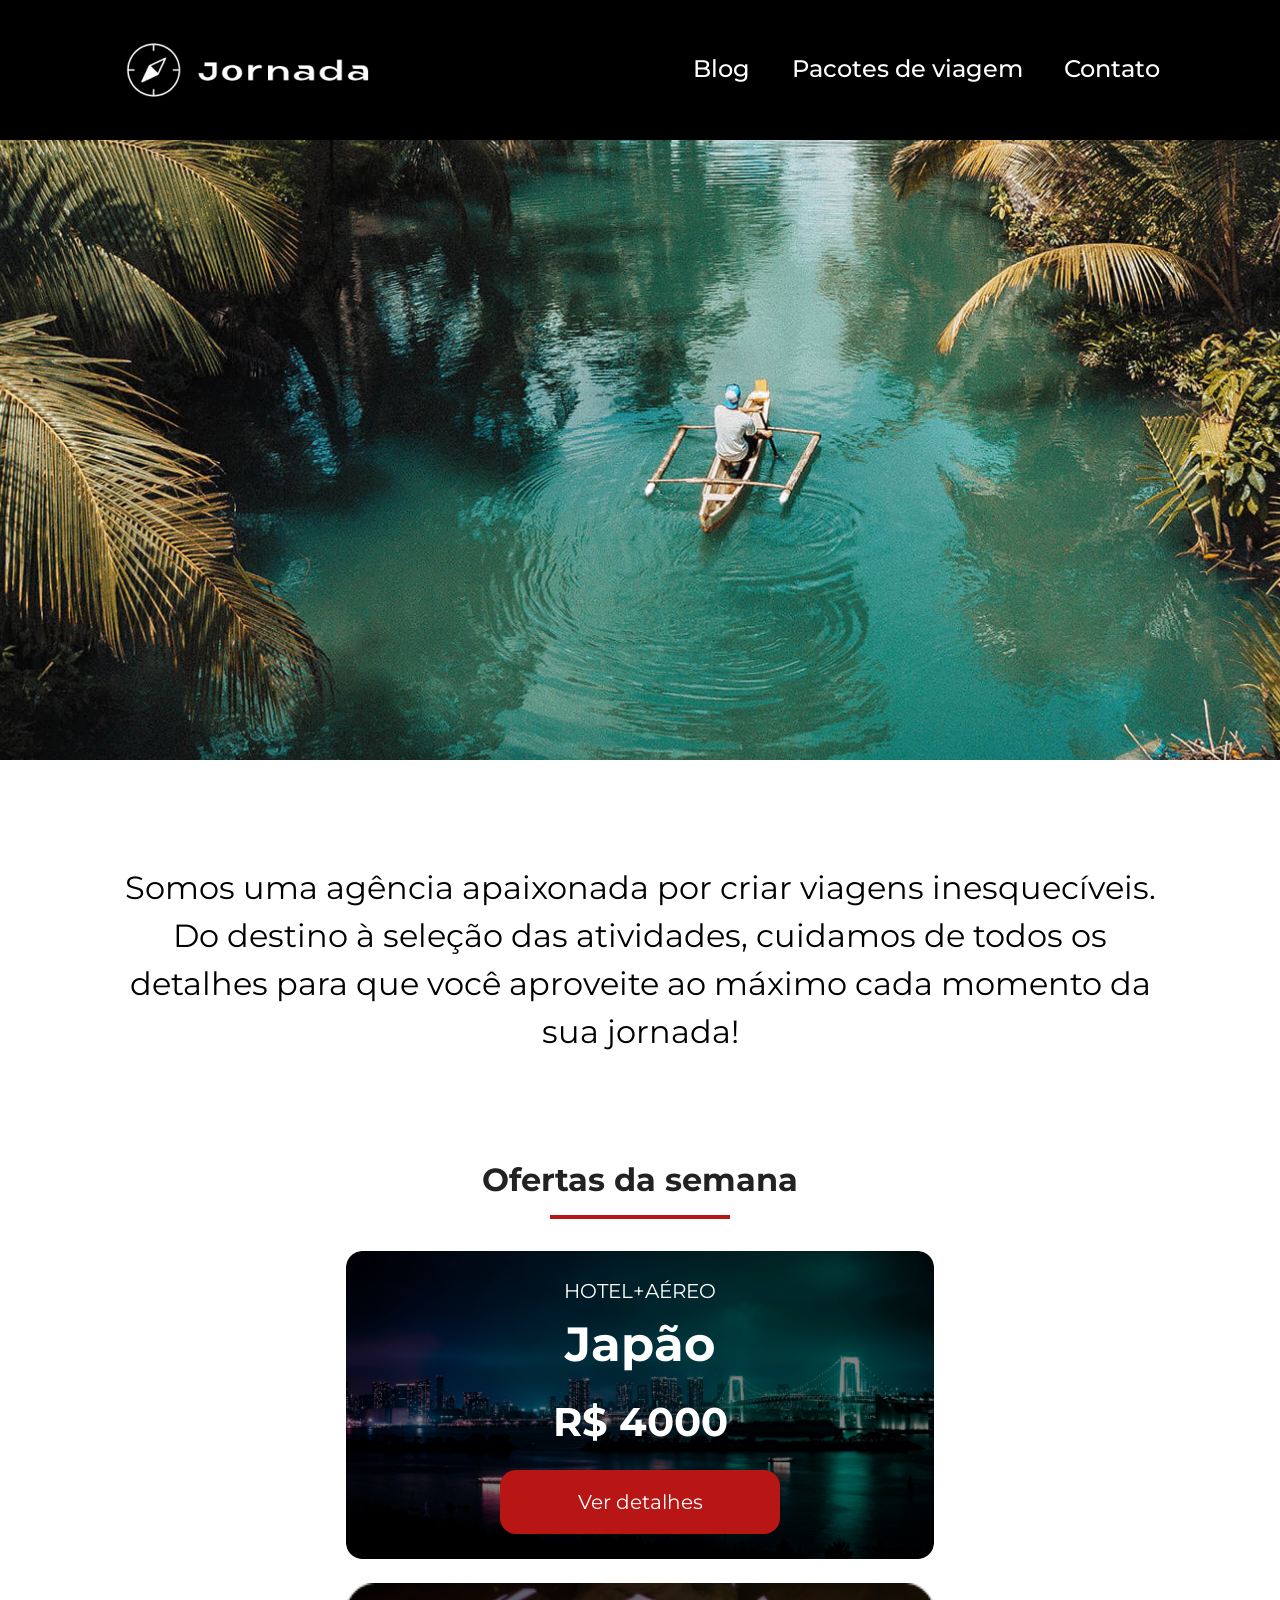
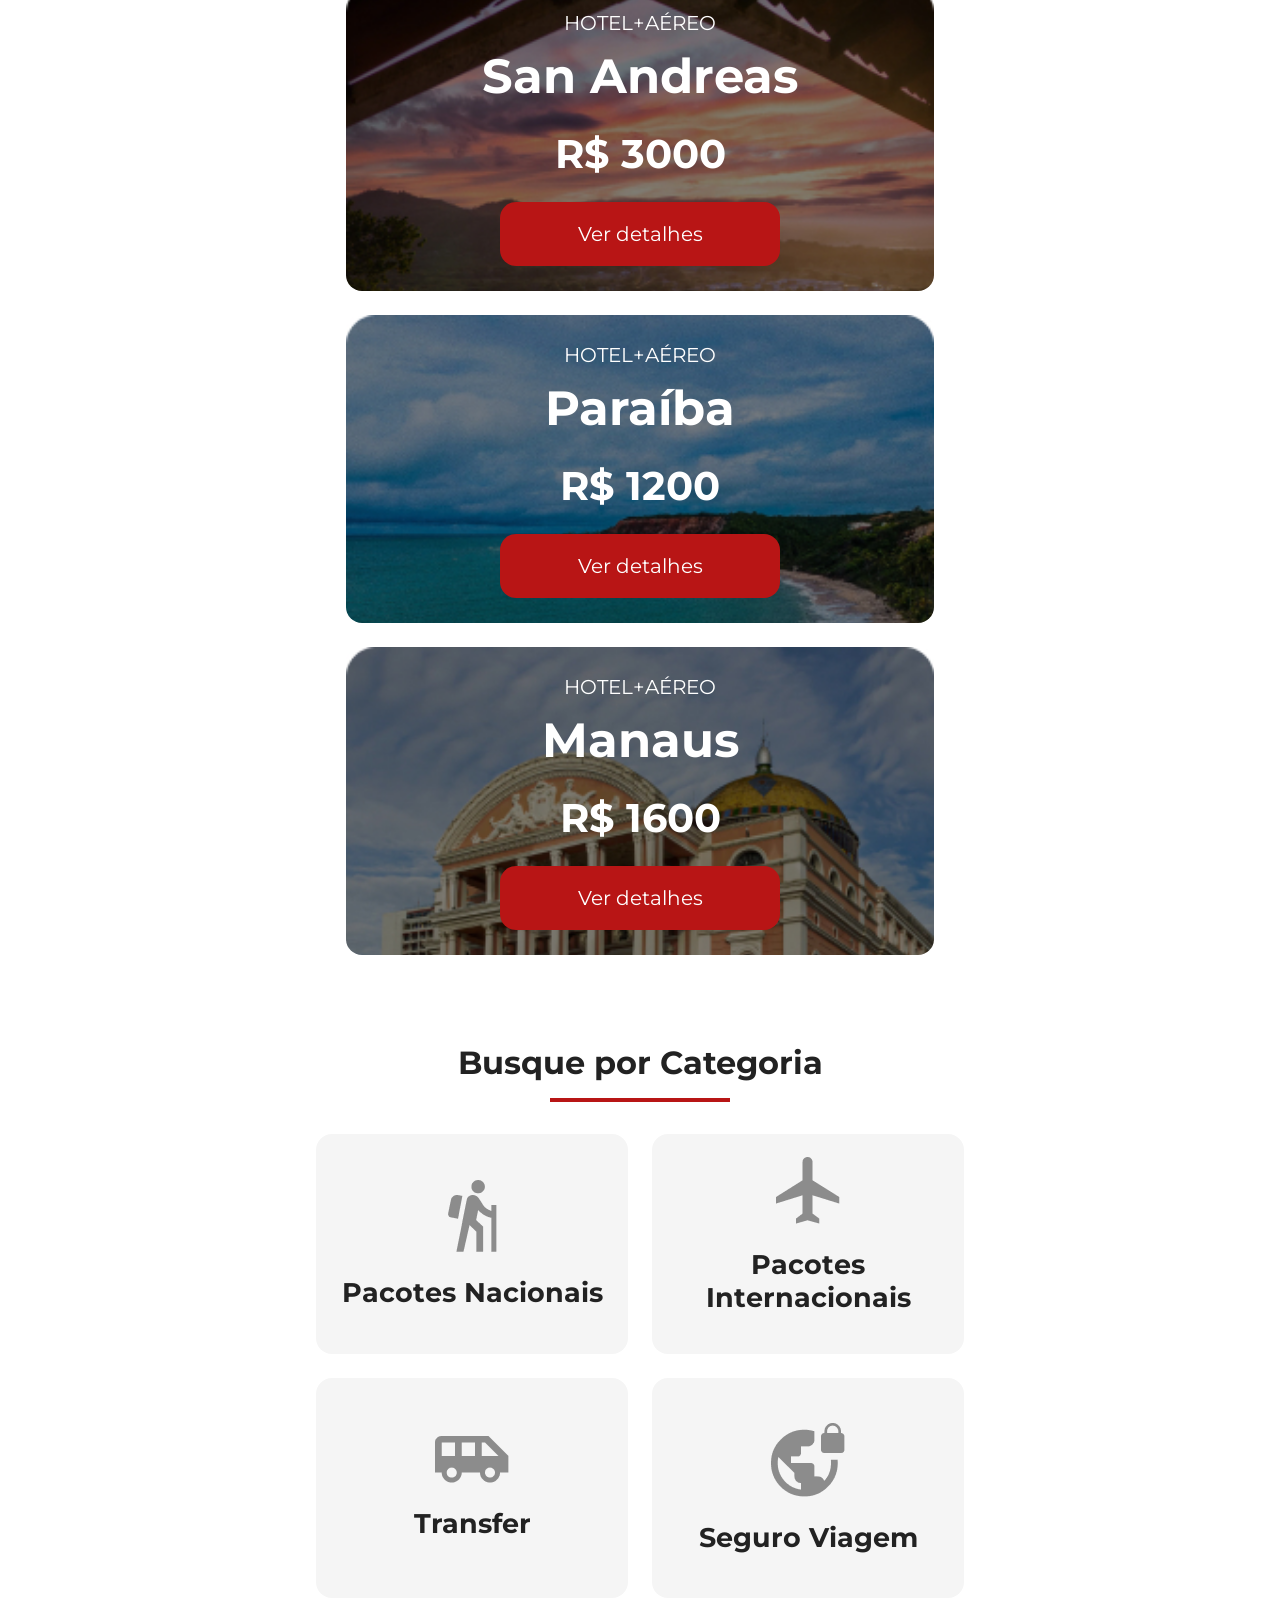
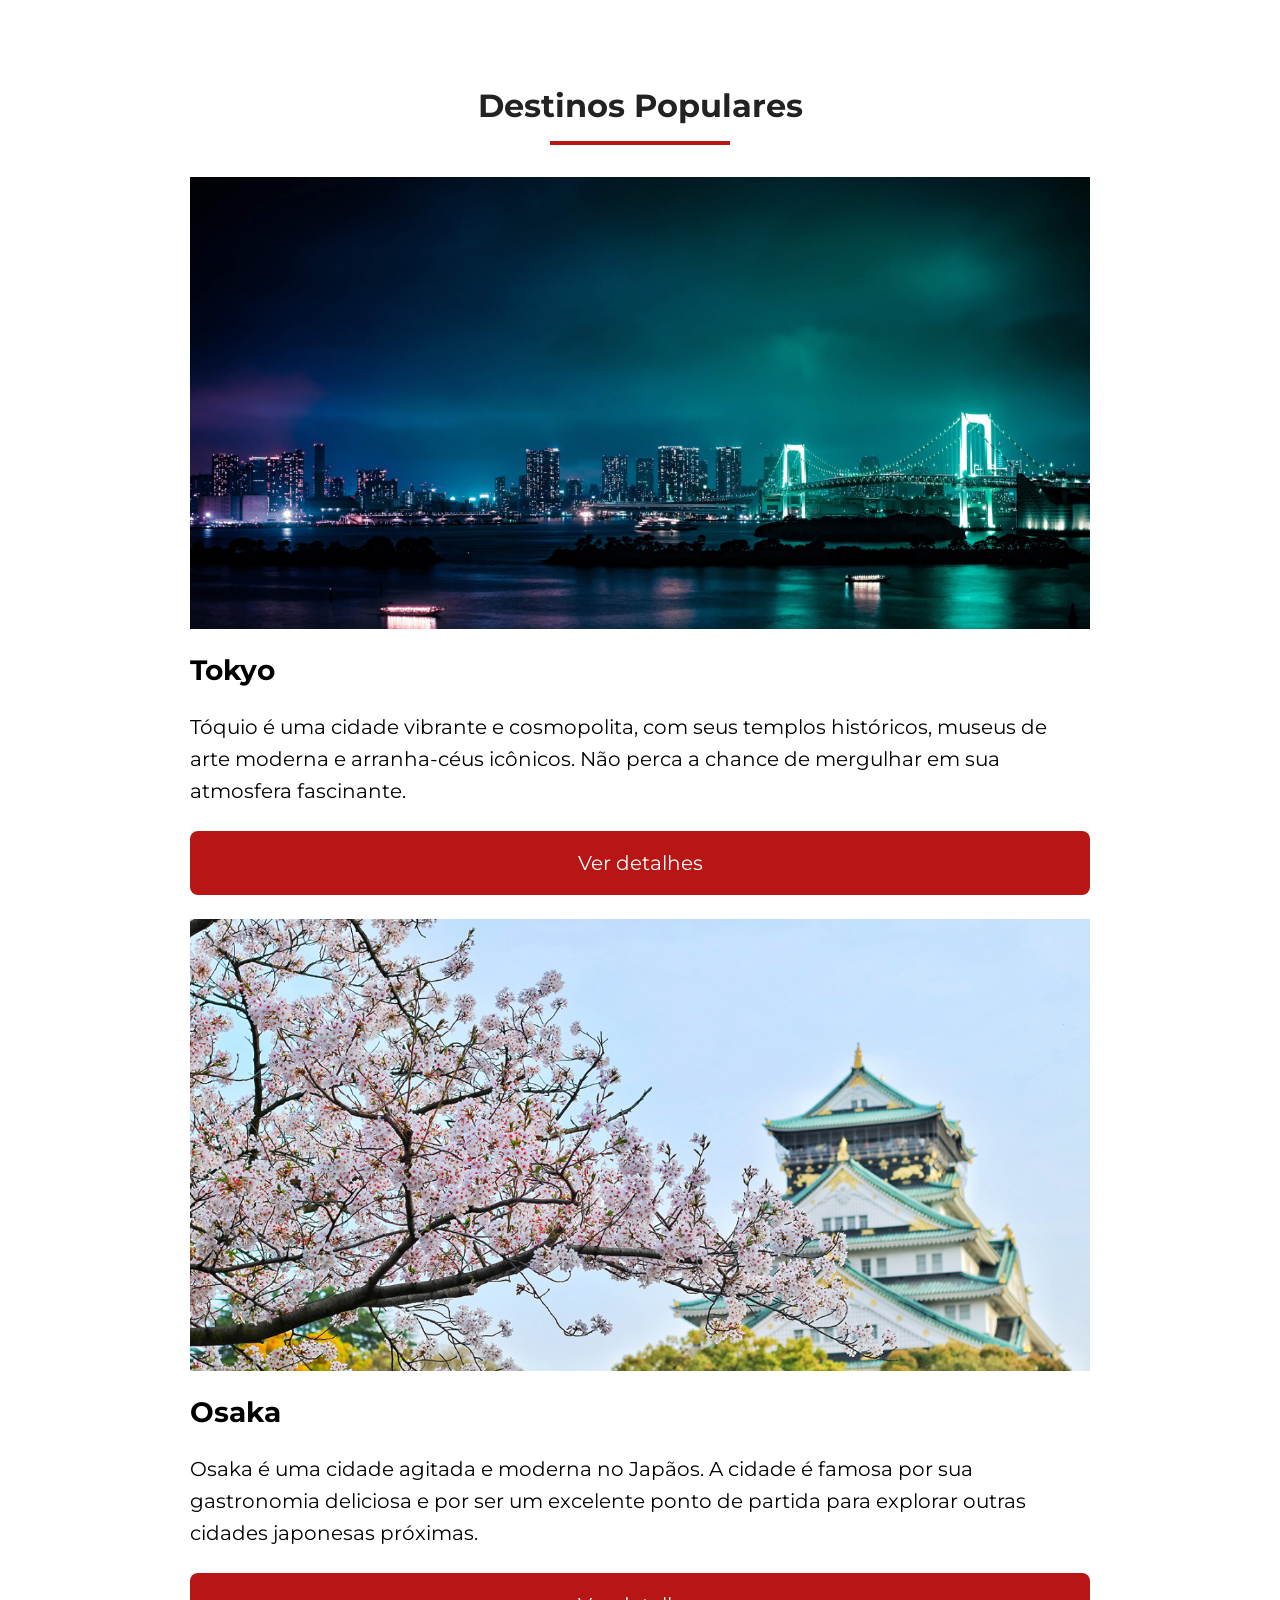
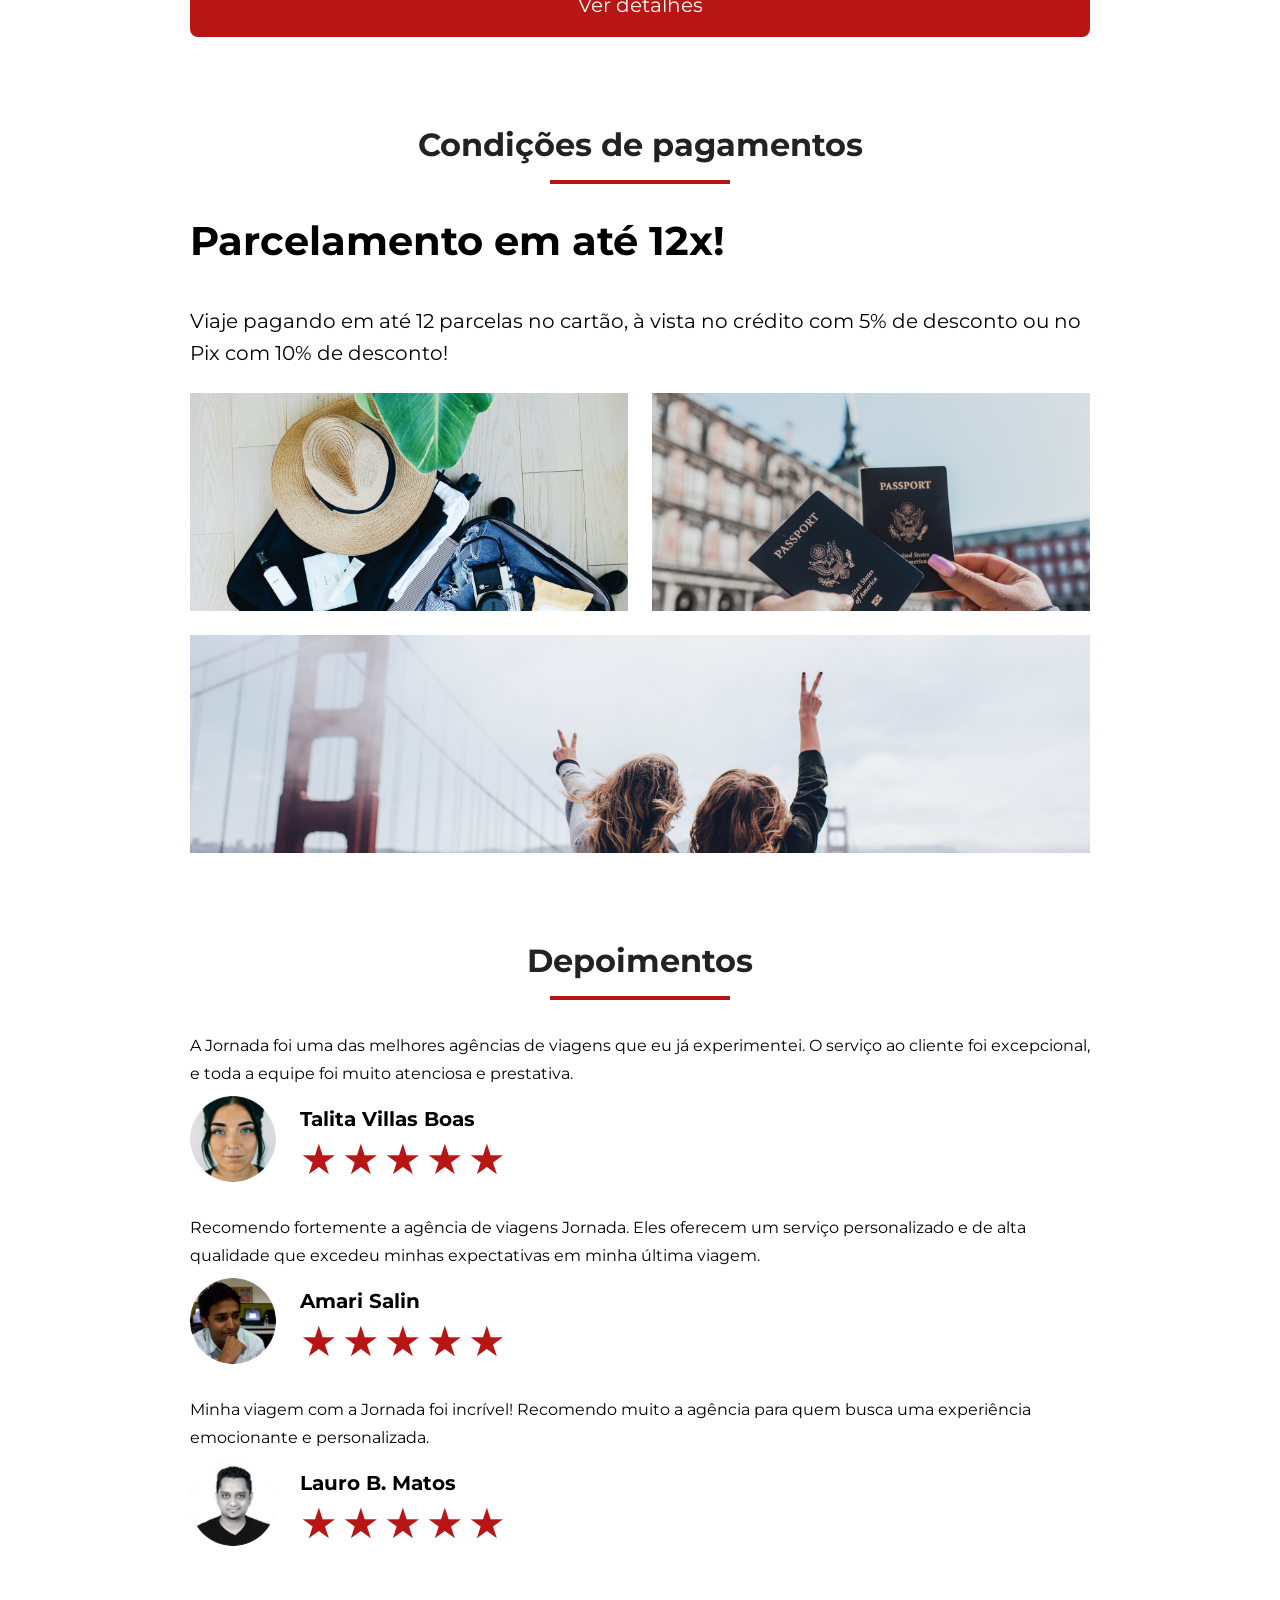
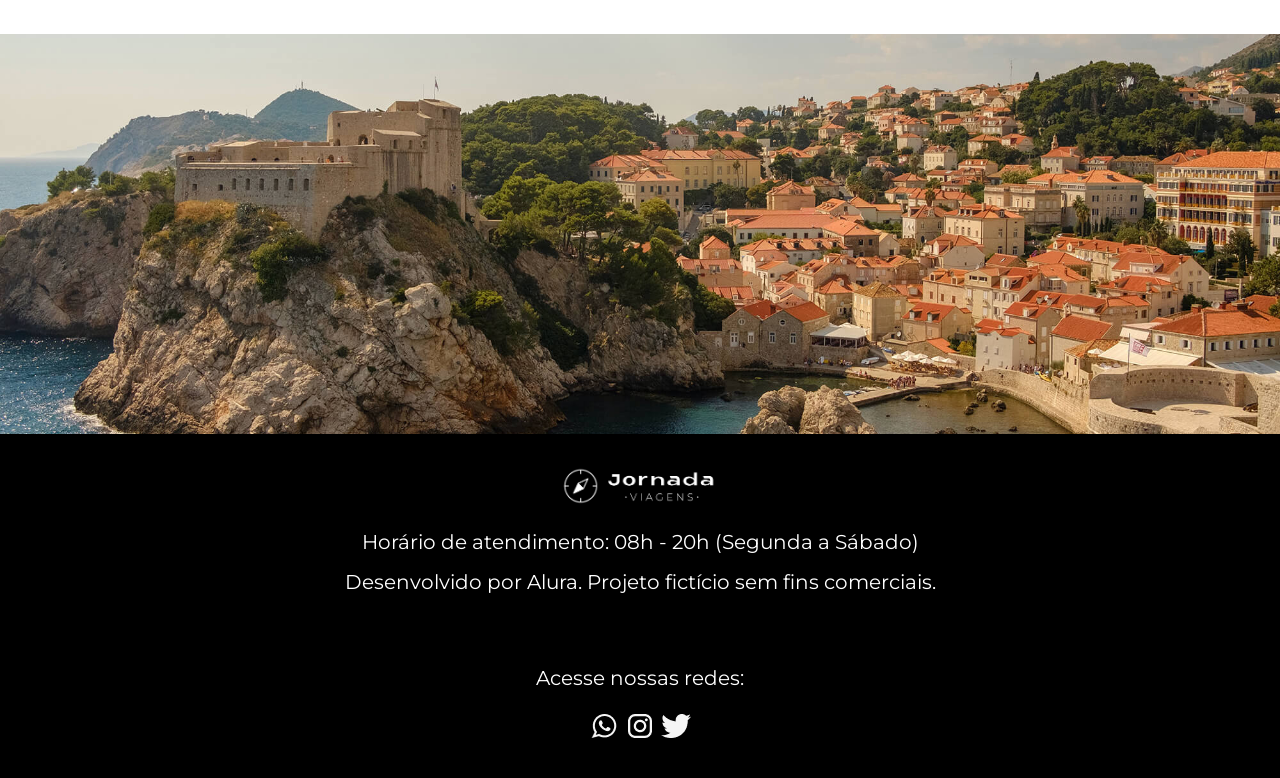
<file: index.html>
<!doctype html>
<html lang="pt-br">
  <head>
    <meta charset="UTF-8" />
    <meta name="viewport" content="width=device-width, initial-scale=1.0" />
    <meta
      name="description"
      content="Jornada viagens, uma agência apaixonada por criar viagens inesquecíveis"
    />

    <meta name="og:title" content="Jornada viagens" />
    <meta
      name="og:description"
      content="Jornada viagens, uma agência apaixonada por criar viagens inesquecíveis"
    />
    <meta
      name="og:image"
      content="https://doodpedro.github.io/jornada-viagens/img/Logo Footer.png"
    />
    <meta name="og:type" content="website" />
    <meta
      name="og:url"
      content="https://doodpedro.github.io/jornada-viagens/"
    />

    <link rel="icon" href="img/Favico.svg" type="xml/svg" />
    <link rel="stylesheet" href="css/style.css" />

    <title>Jornada viagens</title>
  </head>
  <body>
    <!-- LOGO -->
    <header class="main-header">
      <a class="logo" href="index.html"
        ><img
          class="img-mobile"
          src="img/Bússola-branca.png"
          alt="Bussola do logo Jornada Viagens na cor preta"
        />
        <img
          class="img-desktop"
          src="img/Bussola e titulo.png"
          alt="Logo jornada viagens branca"
        />
      </a>

      <!-- MENU HAMBURGUER -->
      <div class="navegation-menu">
        <label for="menu">
          <img src="img/menu hamburguer.png" alt="menu" />
        </label>
        <input type="checkbox" id="menu" hidden />
        <!-- LINKS -->
        <nav>
          <ul class="list-links">
            <li>
              <a href="blog.html" target="_blank" title="Acessar Blog">Blog</a>
            </li>
            <li>
              <a
                href="pacotes.html"
                target="_blank"
                title="Acessar Pacotes de viagem"
                >Pacotes de viagem</a
              >
            </li>
            <li>
              <a href="contato.html" target="_blank" title="Acessar Contato"
                >Contato</a
              >
            </li>
          </ul>
        </nav>
      </div>
    </header>

    <!-- SECTIONS -->
    <section class="hero">
      <div class="hero-img"></div>
      <h2>
        Somos uma agência apaixonada por criar viagens inesquecíveis. Do destino
        à seleção das atividades, cuidamos de todos os detalhes para que você
        aproveite ao máximo cada momento da sua jornada!
      </h2>
    </section>

    <!-- OFERTAS -->
    <section class="offers">
      <div class="section-title">
        <h2>Ofertas da semana</h2>
        <hr />
      </div>

      <!-- CARD 1 -->
      <div class="offers-cards">
        <article class="card japão">
          <header>
            <p>HOTEL+AÉREO</p>
            <h3>
              Japão <br />
              <span>R$ 4000</span>
            </h3>
          </header>
          <footer><a href="#" class="button">Ver detalhes</a></footer>
        </article>

        <!-- CARD 2 -->
        <article class="card San-andreas">
          <header>
            <p>HOTEL+AÉREO</p>
            <h3>
              San Andreas <br />
              <span>R$ 3000</span>
            </h3>
          </header>
          <footer><a href="#" class="button">Ver detalhes</a></footer>
        </article>

        <!-- CARD 3 -->
        <article class="card Paraíba">
          <header>
            <p>HOTEL+AÉREO</p>
            <h3>
              Paraíba <br />
              <span>R$ 1200</span>
            </h3>
          </header>
          <footer><a href="#" class="button">Ver detalhes</a></footer>
        </article>

        <!-- CARD 4 -->
        <article class="card Manaus">
          <header>
            <p>HOTEL+AÉREO</p>
            <h3>
              Manaus <br />
              <span>R$ 1600</span>
            </h3>
          </header>
          <footer><a href="#" class="button">Ver detalhes</a></footer>
        </article>
      </div>
    </section>

    <!-- CATEGORIAS -->
    <section class="categories">
      <div class="section-title">
        <h2>Busque por Categoria</h2>
        <hr />
      </div>

      <!-- CARD 1 -->
      <div class="categories-card">
        <a
          href="#"
          class="card"
          target="_blank"
          title="Busque pela categoria pacotes Nacionais"
        >
          <img
            src="img/categorias-1.png"
            alt="Ícone de pessoa fazendo trilha"
          />

          <h3>Pacotes Nacionais</h3>
        </a>

        <!-- CARD 2 -->
        <article class="categories-card two-line">
          <a
            href="#"
            class="card"
            target="_blank"
            title="Busque pela categoria pacotes Nacionais"
          >
            <img
              src="img/categorias-2.png"
              alt="Ícone de pessoa fazendo trilha"
            />

            <h3>Pacotes Internacionais</h3>
          </a>
        </article>

        <!-- CARD 3 -->
        <article class="categories-card">
          <a
            href="#"
            class="card"
            target="_blank"
            title="Busque pela categoria pacotes Nacionais"
          >
            <img
              src="img/categories-3.png"
              alt="Ícone de pessoa fazendo trilha"
            />

            <h3>Transfer</h3>
          </a>
        </article>

        <!-- CARD 4 -->
        <article class="categories-card">
          <a
            href="#"
            class="card"
            target="_blank"
            title="Busque pela categoria pacotes Nacionais"
          >
            <img
              src="img/categories-4.png"
              alt="Ícone de pessoa fazendo trilha"
            />

            <h3>Seguro Viagem</h3>
          </a>
        </article>
      </div>
    </section>

    <!-- DESTINATIONS -->
    <section class="destinations">
      <div class="section-title">
        <h2>Destinos Populares</h2>
        <hr />
      </div>

      <div class="destinations-items">
        <article class="item Tokyo">
          <header>
            <div class="img-item"></div>
            <h4>Tokyo</h4>
          </header>

          <p>
            Tóquio é uma cidade vibrante e cosmopolita, com seus templos
            históricos, museus de arte moderna e arranha-céus icônicos. Não
            perca a chance de mergulhar em sua atmosfera fascinante.
          </p>

          <footer>
            <a
              href="#"
              class="button"
              target="_blank"
              title="Veja mais detalhes de Tokyo"
              >Ver detalhes</a
            >
          </footer>
        </article>

        <article class="item Osaka">
          <header>
            <div class="img-item"></div>
            <h4>Osaka</h4>
          </header>

          <p>
            Osaka é uma cidade agitada e moderna no Japãos. A cidade é famosa
            por sua gastronomia deliciosa e por ser um excelente ponto de
            partida para explorar outras cidades japonesas próximas.
          </p>

          <footer>
            <a href="#" class="button">Ver detalhes</a>
          </footer>
        </article>
      </div>
    </section>

    <!-- PAYMENTS -->
    <section class="payments">
      <div class="section-title">
        <h2>Condições de pagamentos</h2>
        <hr />
      </div>

      <div class="content-container">
        <div class="text-content">
          <h3 class="content-title">Parcelamento em até 12x!</h3>
          <p class="content-text">
            Viaje pagando em até 12 parcelas no cartão, à vista no crédito com
            5% de desconto ou no Pix com 10% de desconto!
          </p>
        </div>

        <div class="img-gallery">
          <div class="image bag"></div>
          <div class="image passport"></div>
          <div class="image people colspan-2"></div>
        </div>
      </div>
    </section>

    <!-- TESTIMONIALS -->
    <section class="testimonials">
      <div class="section-title">
        <h2>Depoimentos</h2>
        <hr />
      </div>

      <div class="testimonials-container">
        <article>
          <header>
            <p>
              A Jornada foi uma das melhores agências de viagens que eu já
              experimentei. O serviço ao cliente foi excepcional, e toda a
              equipe foi muito atenciosa e prestativa.
            </p>
          </header>
          <footer>
            <img src="./img/perfil-1.png" alt="Imagem da cliente Talita" />
            <div class="profile-content">
              <h4>Talita Villas Boas</h4>
              <div class="rating">
                <span class="star">★</span>
                <span class="star">★</span>
                <span class="star">★</span>
                <span class="star">★</span>
                <span class="star">★</span>
              </div>
            </div>
          </footer>
        </article>

        <article>
          <header>
            <p>
              Recomendo fortemente a agência de viagens Jornada. Eles oferecem
              um serviço personalizado e de alta qualidade que excedeu minhas
              expectativas em minha última viagem.
            </p>
          </header>
          <footer>
            <img src="./img/perfil-2.png" alt="Imagem do cliente Amari Salin" />
            <div class="profile-content">
              <h4>Amari Salin</h4>
              <div class="rating">
                <span class="star">★</span>
                <span class="star">★</span>
                <span class="star">★</span>
                <span class="star">★</span>
                <span class="star">★</span>
              </div>
            </div>
          </footer>
        </article>

        <article>
          <header>
            <p>
              Minha viagem com a Jornada foi incrível! Recomendo muito a agência
              para quem busca uma experiência emocionante e personalizada.
            </p>
          </header>
          <footer>
            <img
              src="./img/perfil-3.png"
              alt="Imagem do cliente Lauro B. Matos"
            />
            <div class="profile-content">
              <h4>Lauro B. Matos</h4>
              <div class="rating">
                <span class="star">★</span>
                <span class="star">★</span>
                <span class="star">★</span>
                <span class="star">★</span>
                <span class="star">★</span>
              </div>
            </div>
          </footer>
        </article>
      </div>
    </section>

    <!-- FOOTER -->
    <section class="bottom-hero">
      <div class="img-hero"></div>
    </section>

    <footer class="main-footer">
      <div class="footer-content">
        <img
          src="img/Logo Footer.png"
          alt="Imagem da logo do Jornada Viagens"
        />
        <p>Horário de atendimento: 08h - 20h (Segunda a Sábado)</p>
        <p>Desenvolvido por Alura. Projeto fictício sem fins comerciais.</p>
      </div>

      <div class="footer-social">
        <p>Acesse nossas redes:</p>
        <a
          href="#"
          target="_blank"
          title="Acesse o Whatsapp do Jornada Viagens"
        >
          <img src="img/Whatsapp 1.png" alt="Icone do Whatsapp" />
        </a>

        <a
          href="#"
          target="_blank"
          title="Acesse o Instagram do Jornada Viagens"
        >
          <img src="img/Instragam 1.png" alt="Icone do Instagram" />
        </a>

        <a href="#" target="_blank" title="Acesse o Twitter do Jornada Viagens">
          <img src="img/Twiter 1.png" alt="Icone do Twitter" />
        </a>
      </div>
    </footer>
  </body>
</html>
</file>
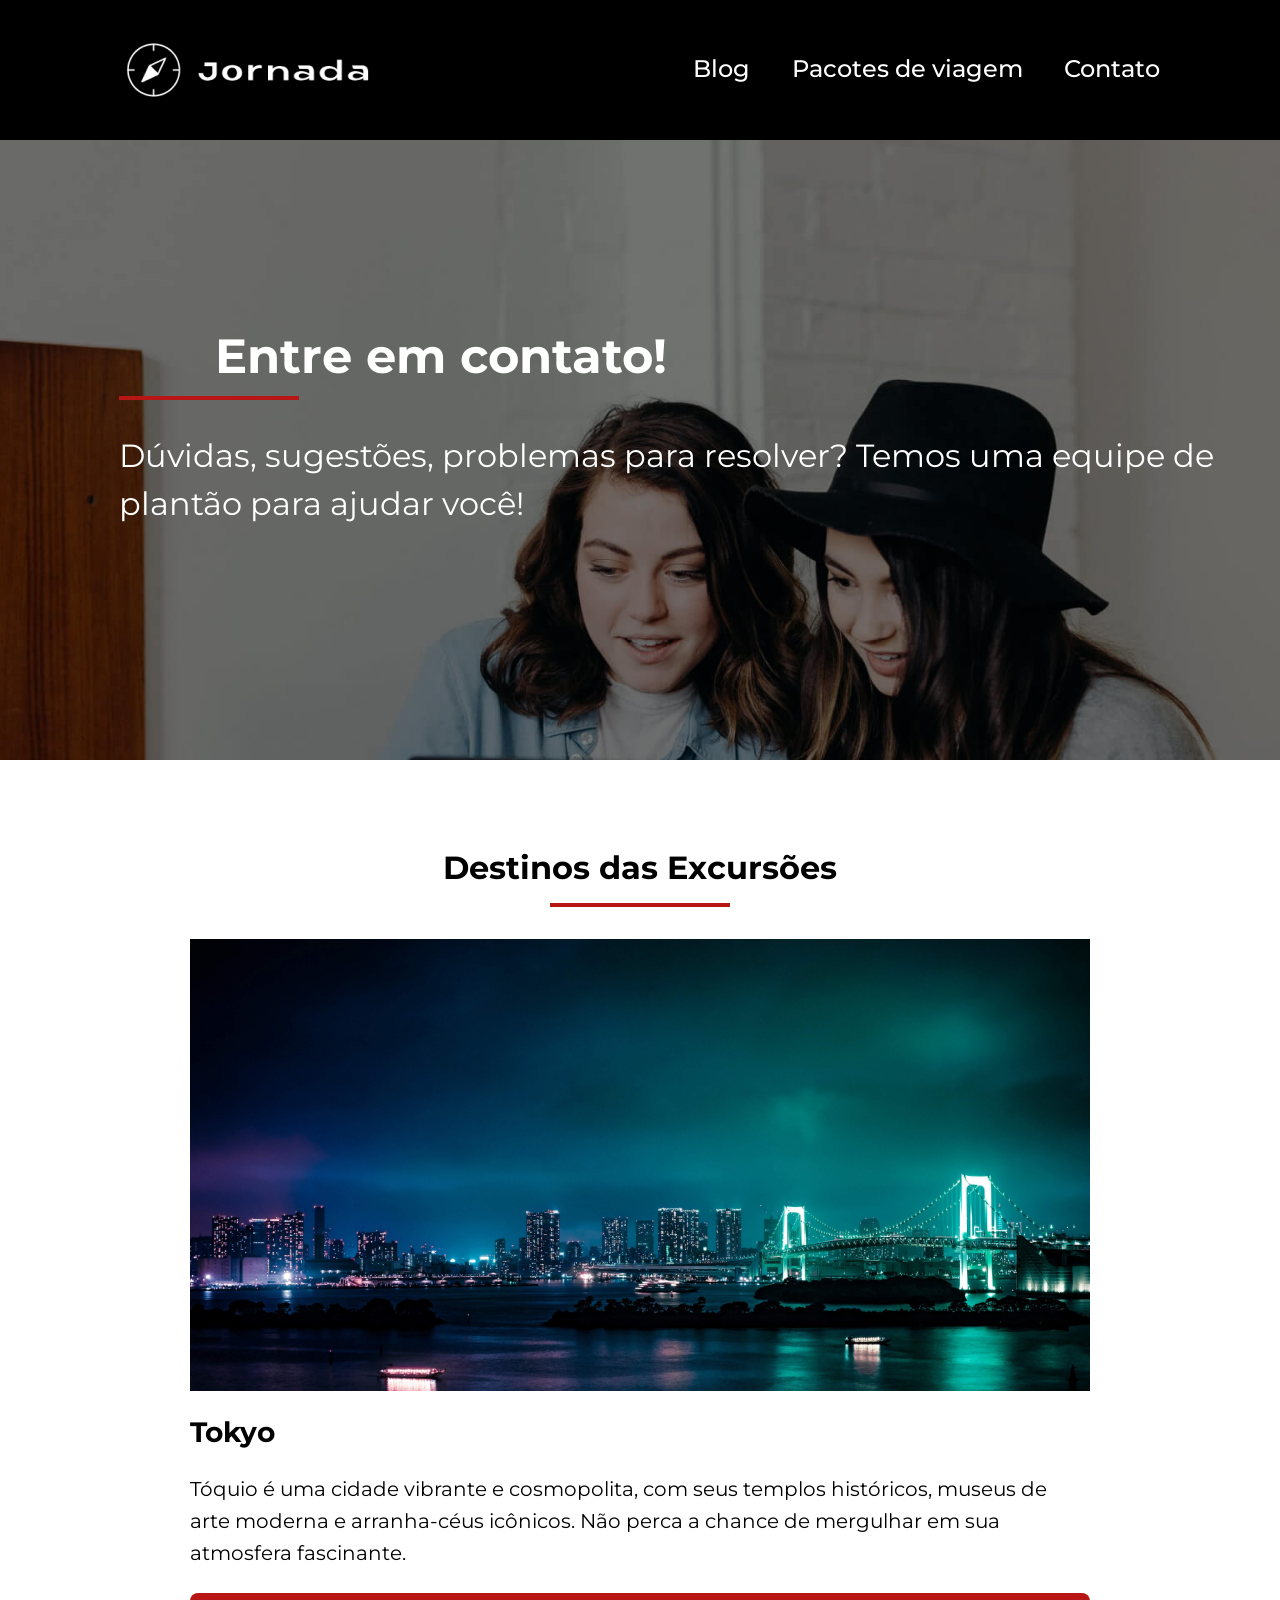
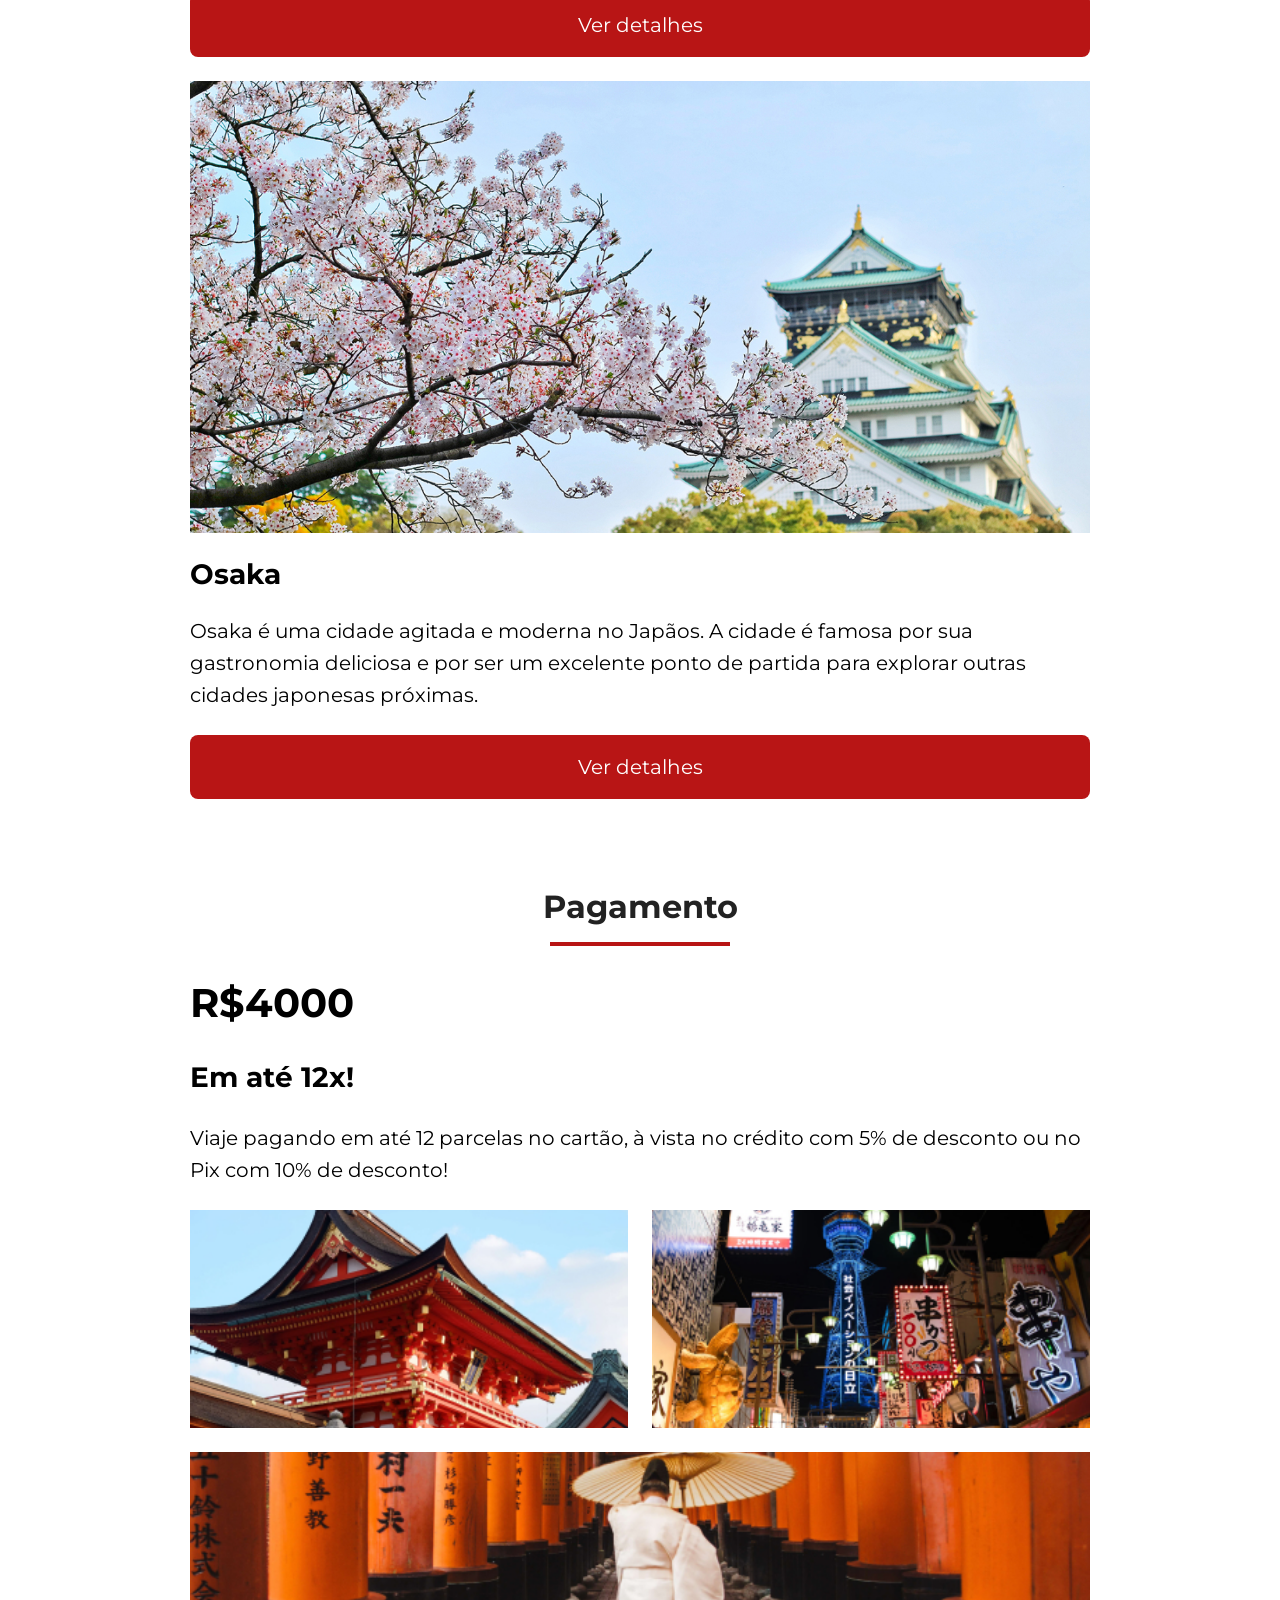
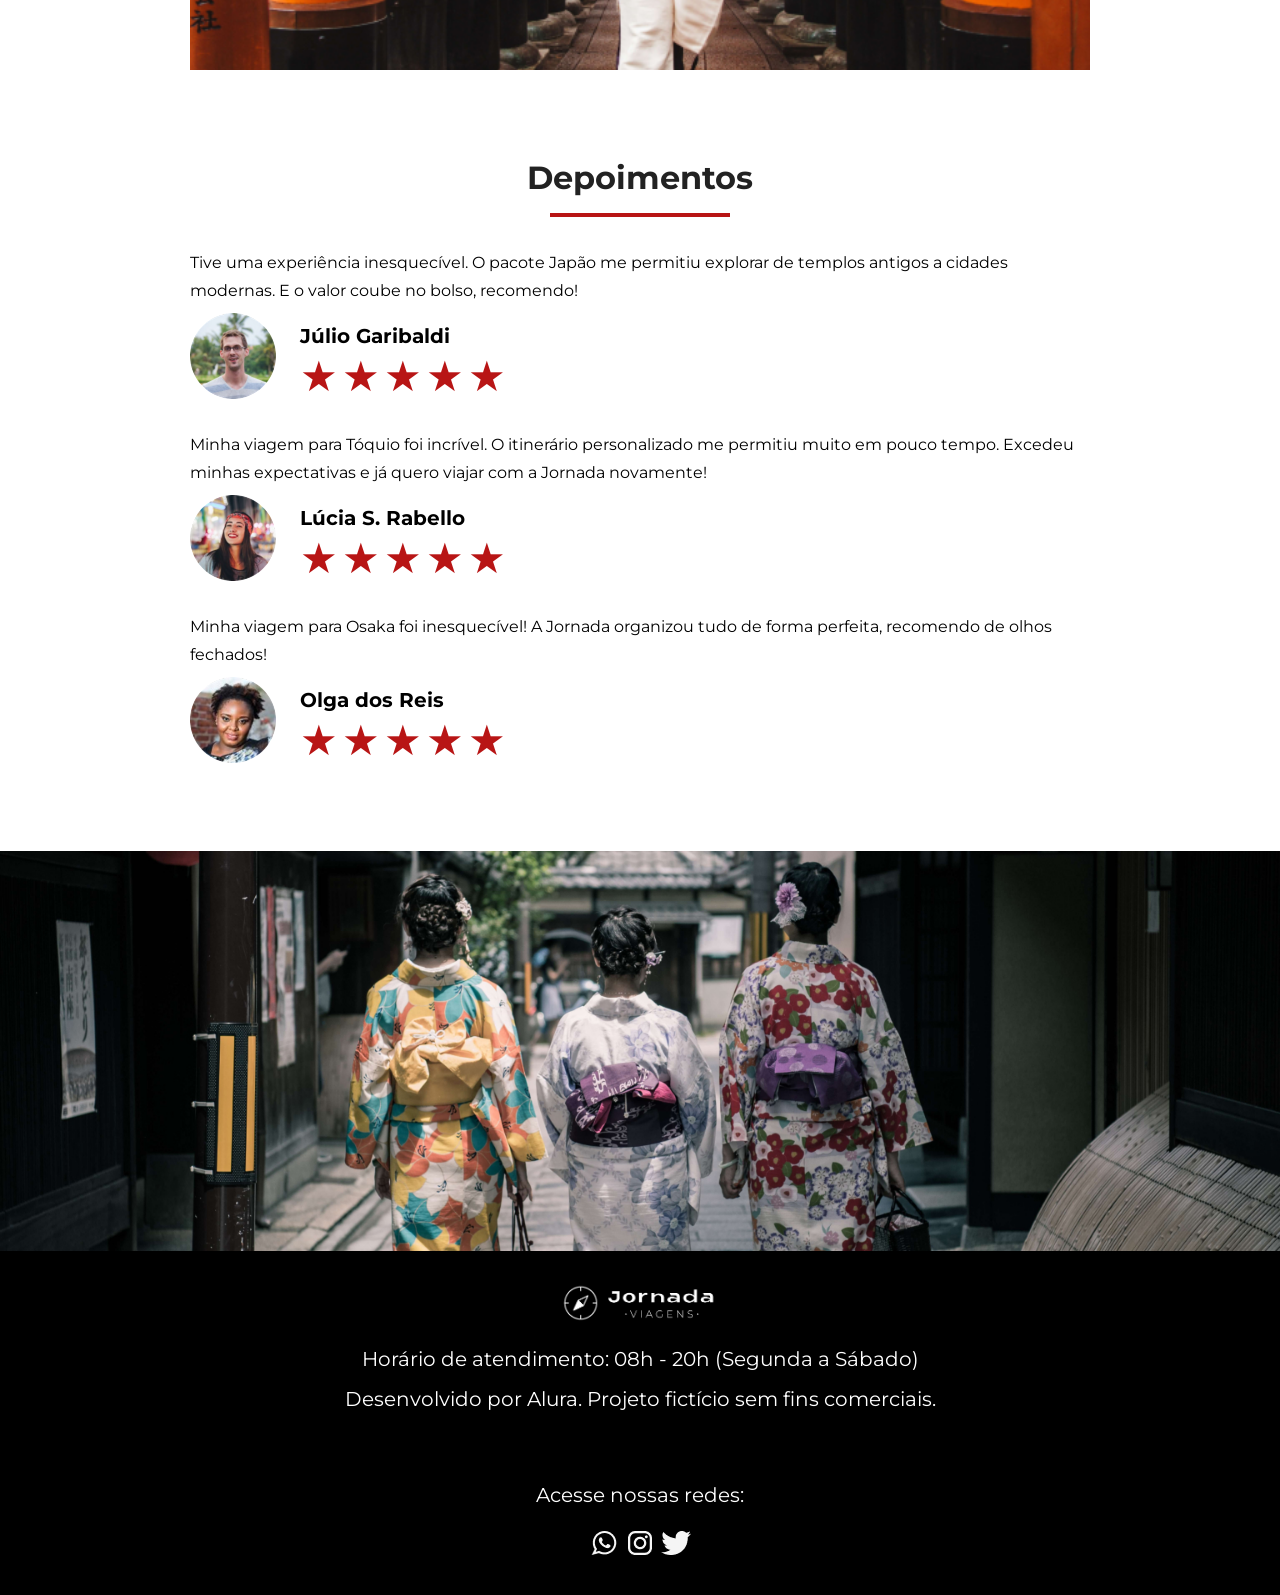
<file: contato.html>
<!doctype html>
<html lang="pt-br">
  <head>
    <meta charset="UTF-8" />
    <meta name="viewport" content="width=device-width, initial-scale=1.0" />
    <meta
      name="description"
      content="Jornada viagens, uma agência apaixonada por criar viagens inesquecíveis"
    />

    <meta name="og:title" content="Jornada viagens" />
    <meta
      name="og:description"
      content="Jornada viagens, uma agência apaixonada por criar viagens inesquecíveis"
    />
    <meta
      name="og:image"
      content="https://doodpedro.github.io/jornada-viagens/img/Logo Footer.png"
    />
    <meta name="og:type" content="website" />
    <meta
      name="og:url"
      content="https://doodpedro.github.io/jornada-viagens/"
    />

    <link rel="icon" href="img/Favico.svg" type="xml/svg" />
    <link rel="stylesheet" href="css/style.css" />

    <title>Jornada viagens</title>
  </head>
  <body>
    <!-- LOGO -->
    <header class="main-header">
      <a class="logo" href="index.html"
        ><img
          class="img-mobile"
          src="img/Bússola-branca.png"
          alt="Bussola do logo Jornada Viagens na cor preta"
        />
        <img
          class="img-desktop"
          src="img/Bussola e titulo.png"
          alt="Logo jornada viagens branca"
        />
      </a>

      <!-- MENU HAMBURGUER -->
      <div class="navegation-menu">
        <label for="menu">
          <img src="img/menu hamburguer.png" alt="menu" />
        </label>
        <input type="checkbox" id="menu" hidden />
        <!-- LINKS -->
        <nav>
          <ul class="list-links">
            <li>
              <a href="blog.html" target="_blank" title="Acessar Blog">Blog</a>
            </li>
            <li>
              <a
                href="pacotes.html"
                target="_blank"
                title="Acessar Pacotes de viagem"
                >Pacotes de viagem</a
              >
            </li>
            <li>
              <a href="contato.html" target="_blank" title="Acessar Contato"
                >Contato</a
              >
            </li>
          </ul>
        </nav>
      </div>
    </header>

    <!-- SECTIONS -->
    <section class="hero">
      <div class="hero-C-img">
        <div class="hero-texts">
          <h2>Entre em contato!</h2>
          <hr>
          <p>Dúvidas, sugestões, problemas para resolver? Temos uma equipe de plantão para ajudar você!</p>
        </div>
        
      </div>
    </section>

    <!-- DESTINATIONS -->
    <section class="destinations">
      <div class="section-title-PAC">
        <h2>Destinos das Excursões</h2>
        <hr />
      </div>

      <div class="destinations-items">
        <article class="item Tokyo">
          <header>
            <div class="img-item"></div>
            <h4>Tokyo</h4>
          </header>

          <p>
            Tóquio é uma cidade vibrante e cosmopolita, com seus templos
            históricos, museus de arte moderna e arranha-céus icônicos. Não
            perca a chance de mergulhar em sua atmosfera fascinante.
          </p>

          <footer>
            <a
              href="#"
              class="button"
              target="_blank"
              title="Veja mais detalhes de Tokyo"
              >Ver detalhes</a
            >
          </footer>
        </article>

        <article class="item Osaka">
          <header>
            <div class="img-item"></div>
            <h4>Osaka</h4>
          </header>

          <p>
            Osaka é uma cidade agitada e moderna no Japãos. A cidade é famosa
            por sua gastronomia deliciosa e por ser um excelente ponto de
            partida para explorar outras cidades japonesas próximas.
          </p>

          <footer>
            <a href="#" class="button">Ver detalhes</a>
          </footer>
        </article>
      </div>
    </section>

    <!-- PAYMENTS -->
    <section class="payments">
      <div class="section-title">
        <h2>Pagamento</h2>
        <hr />
      </div>

      <div class="content-container">
        <div class="text-content">
          <h2 class="content-title">R$4000</h2>
          <h3 class="content-title2">Em até 12x!</h3>
          <p class="content-text">
            Viaje pagando em até 12 parcelas no cartão, à vista no crédito com
            5% de desconto ou no Pix com 10% de desconto!
          </p>
        </div>

        <footer>
          <a
            href="#"
            class="button"
            target="_blank"
            title="Veja mais detalhes de Tokyo"
            >Ver detalhes</a
          >
        </footer>

        <div class="img-gallery-PAC">
          <div class="image bag"></div>
          <div class="image passport"></div>
          <div class="image people colspan-2"></div>
        </div>
      </div>
    </section>

    <!-- TESTIMONIALS -->
    <section class="testimonials">
      <div class="section-title">
        <h2>Depoimentos</h2>
        <hr />
      </div>

      <div class="testimonials-container">
        <article>
          <header>
            <p>
              Tive uma experiência inesquecível. O pacote Japão me permitiu explorar  de templos antigos a cidades modernas. E o valor coube no bolso, recomendo!
            </p>
          </header>
          <footer>
            <img src="./img-2/Perfil-1.png" alt="Imagem do cliente Júlio Garibaldi" />
            <div class="profile-content">
              <h4>Júlio Garibaldi</h4>
              <div class="rating">
                <span class="star">★</span>
                <span class="star">★</span>
                <span class="star">★</span>
                <span class="star">★</span>
                <span class="star">★</span>
              </div>
            </div>
          </footer>
        </article>

        <article>
          <header>
            <p>
              Minha viagem para Tóquio foi incrível. O itinerário personalizado me permitiu muito em pouco tempo. Excedeu minhas expectativas e já quero viajar com a Jornada novamente!
            </p>
          </header>
          <footer>
            <img src="./img-2/Perfil-2.png" alt="Imagem da cliente Lúcia S. Rabello" />
            <div class="profile-content">
              <h4>Lúcia S. Rabello</h4>
              <div class="rating">
                <span class="star">★</span>
                <span class="star">★</span>
                <span class="star">★</span>
                <span class="star">★</span>
                <span class="star">★</span>
              </div>
            </div>
          </footer>
        </article>

        <article>
          <header>
            <p>
             Minha viagem para Osaka foi inesquecível! A Jornada organizou tudo de forma perfeita, recomendo de olhos fechados!
            </p>
          </header>
          <footer>
            <img
              src="./img-2/Perfil-3.png"
              alt="Imagem da cliente Olga dos Reis"
            />
            <div class="profile-content">
              <h4>Olga dos Reis</h4>
              <div class="rating">
                <span class="star">★</span>
                <span class="star">★</span>
                <span class="star">★</span>
                <span class="star">★</span>
                <span class="star">★</span>
              </div>
            </div>
          </footer>
        </article>
      </div>
    </section>

    <!-- FOOTER -->
    <section class="bottom-hero">
      <div class="img-hero-P"></div>
    </section>

    <footer class="main-footer">
      <div class="footer-content">
        <img
          src="img/Logo Footer.png"
          alt="Imagem da logo do Jornada Viagens"
        />
        <p>Horário de atendimento: 08h - 20h (Segunda a Sábado)</p>
        <p>Desenvolvido por Alura. Projeto fictício sem fins comerciais.</p>
      </div>

      <div class="footer-social">
        <p>Acesse nossas redes:</p>
        <a
          href="#"
          target="_blank"
          title="Acesse o Whatsapp do Jornada Viagens"
        >
          <img src="img/Whatsapp 1.png" alt="Icone do Whatsapp" />
        </a>

        <a
          href="#"
          target="_blank"
          title="Acesse o Instagram do Jornada Viagens"
        >
          <img src="img/Instragam 1.png" alt="Icone do Instagram" />
        </a>

        <a href="#" target="_blank" title="Acesse o Twitter do Jornada Viagens">
          <img src="img/Twiter 1.png" alt="Icone do Twitter" />
        </a>
      </div>
    </footer>
  </body>
</html>
</file>
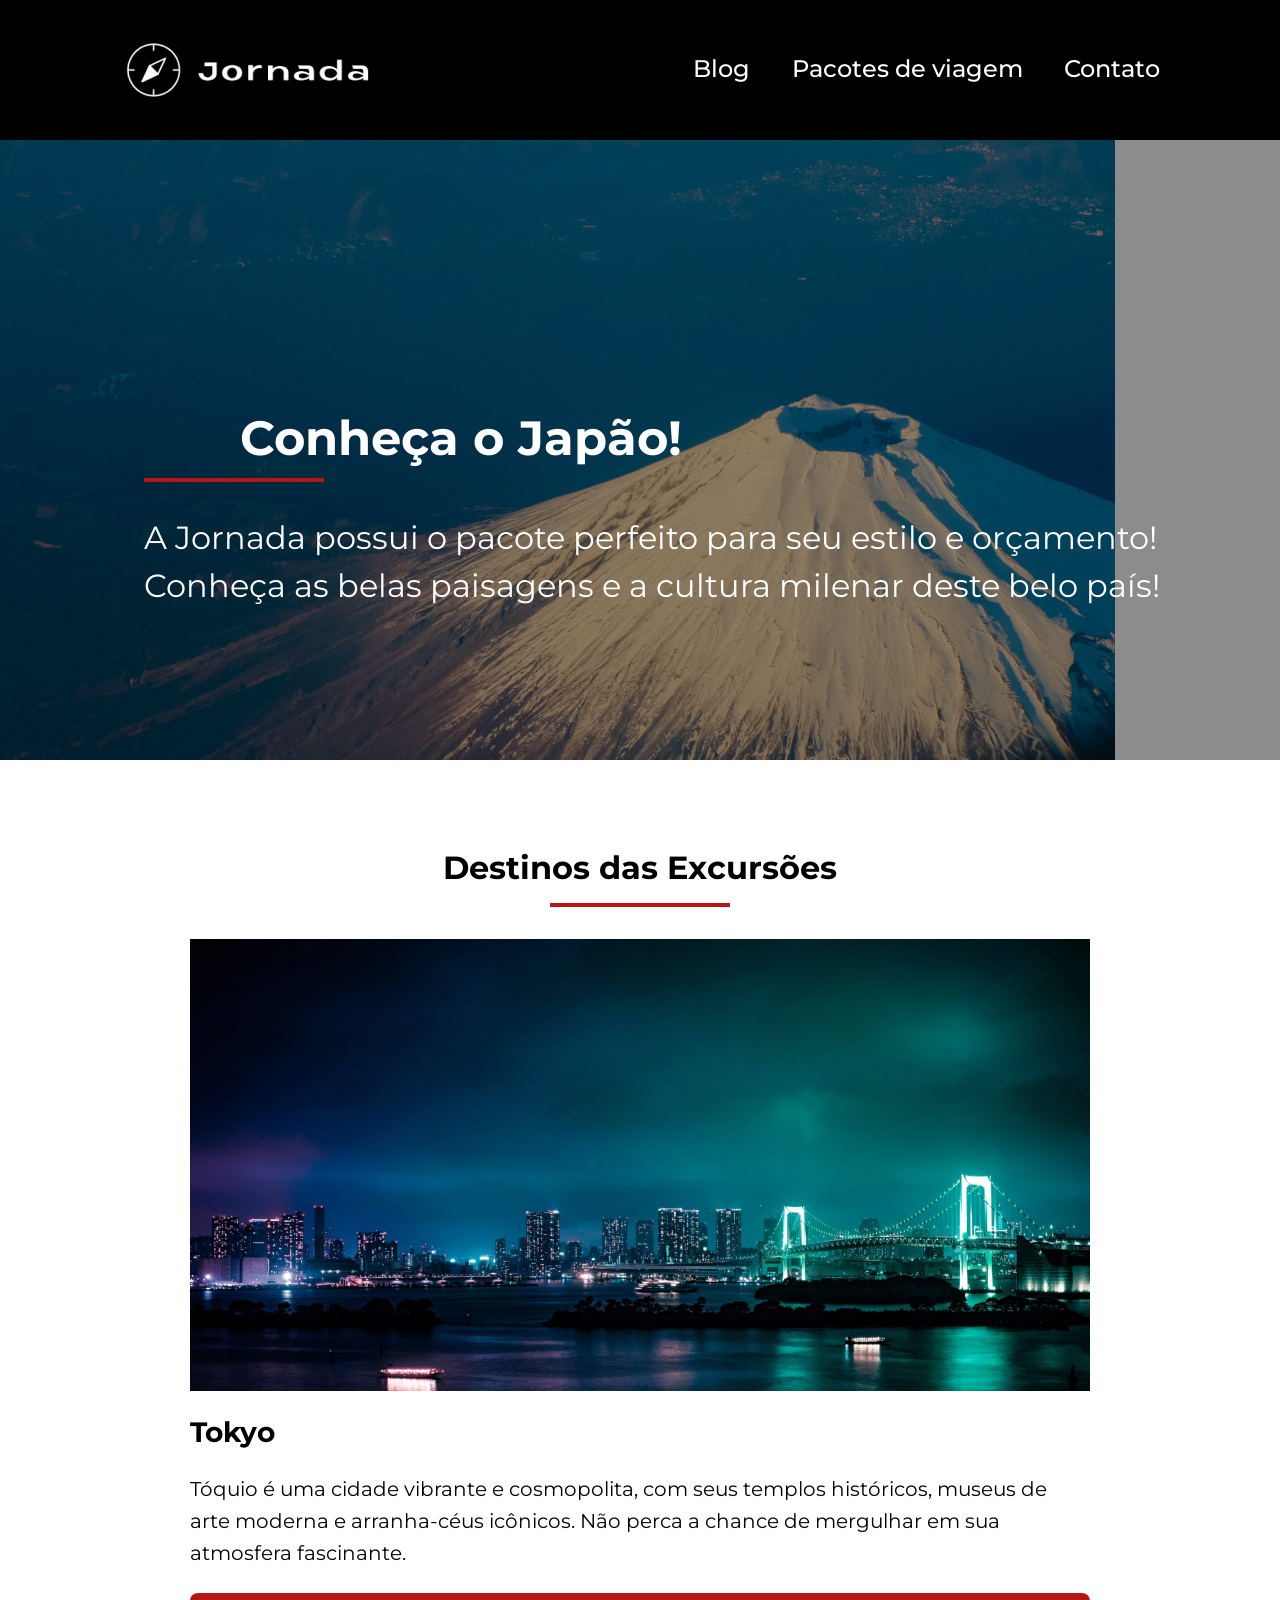
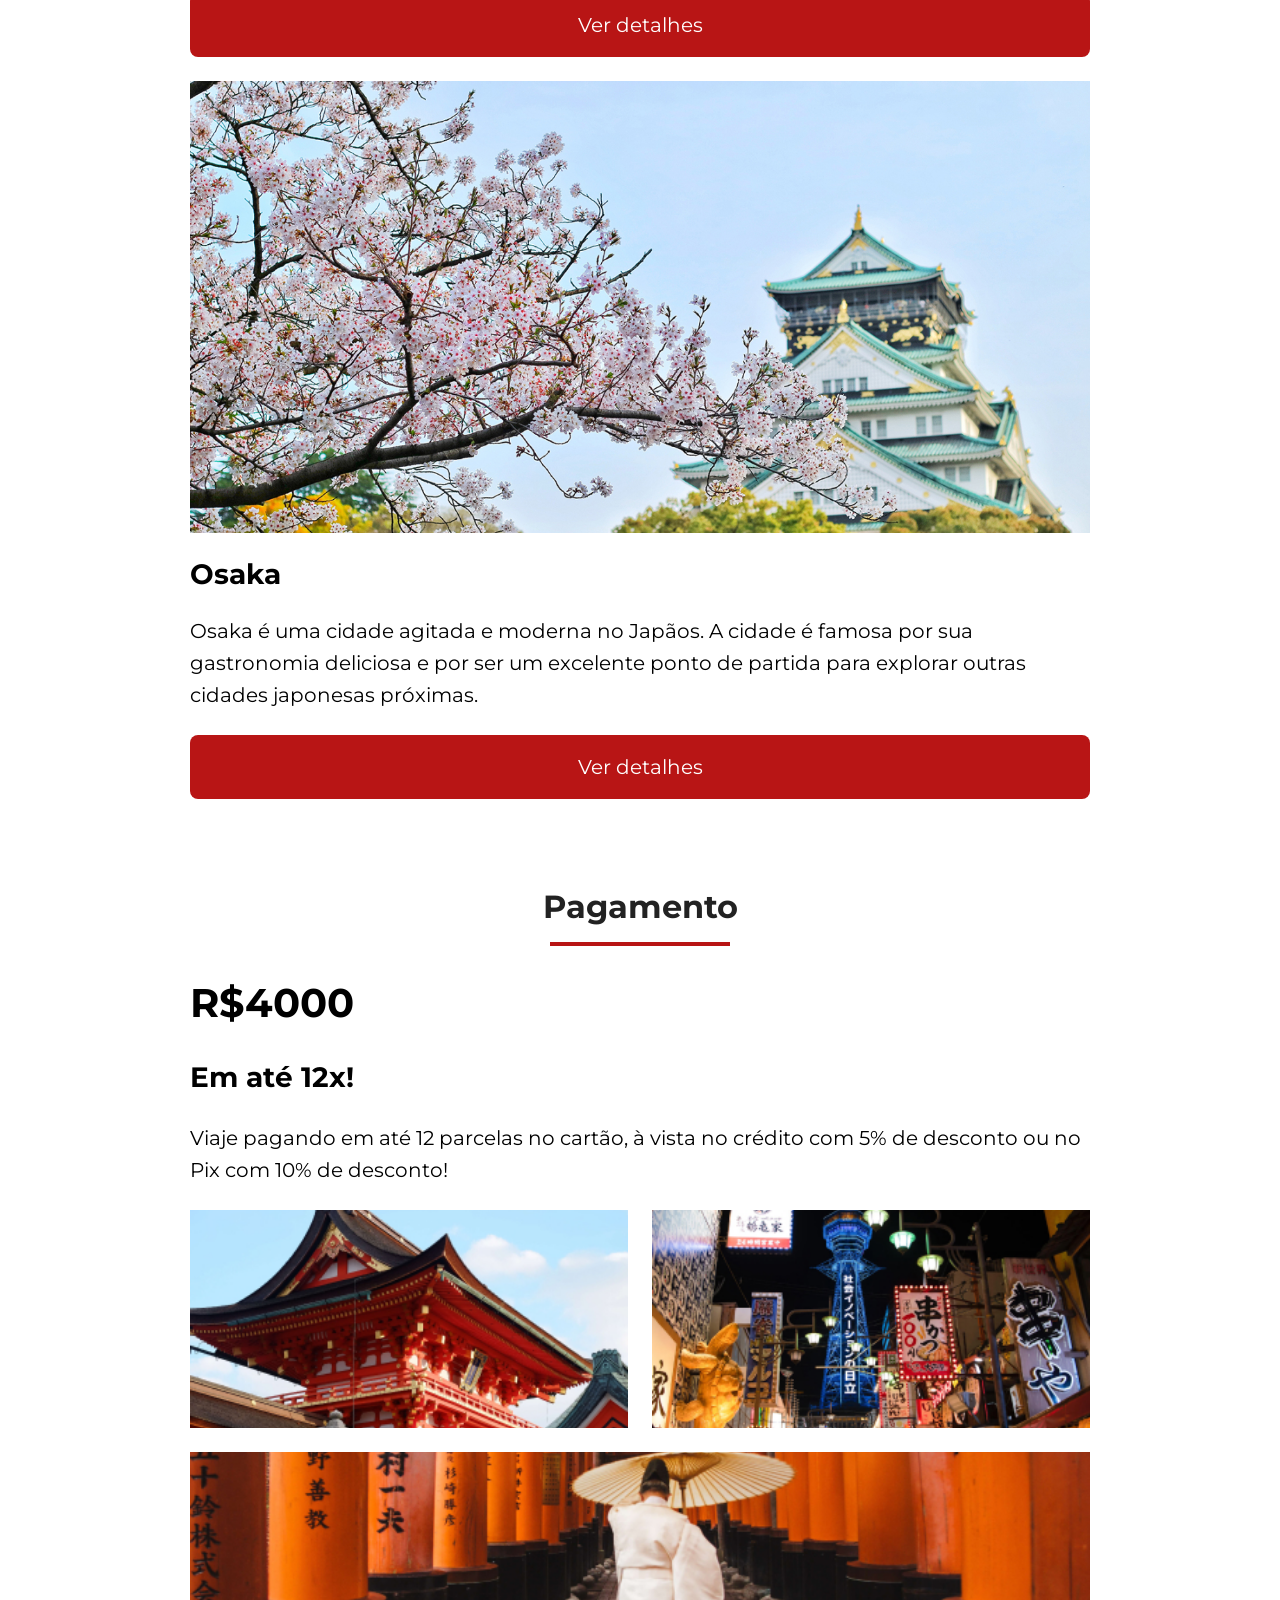
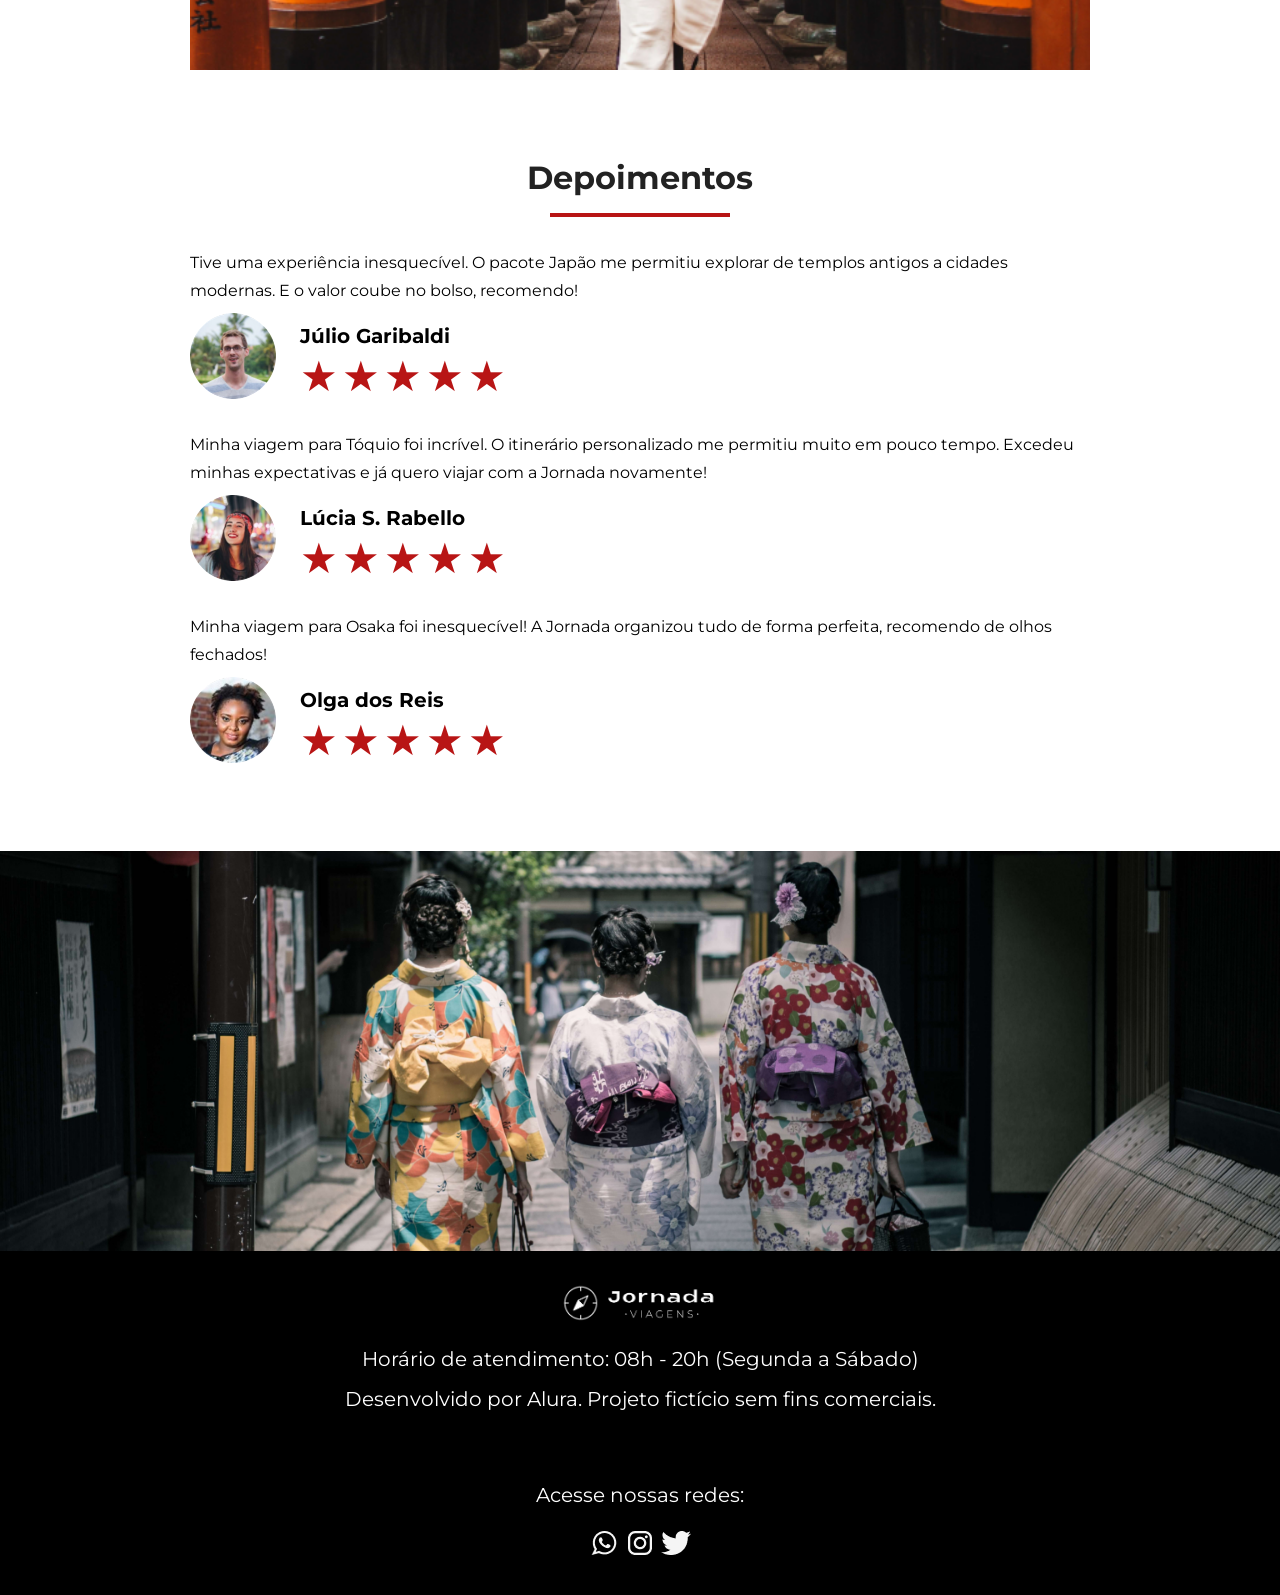
<file: pacotes.html>
<!doctype html>
<html lang="pt-br">
  <head>
    <meta charset="UTF-8" />
    <meta name="viewport" content="width=device-width, initial-scale=1.0" />
    <meta
      name="description"
      content="Jornada viagens, uma agência apaixonada por criar viagens inesquecíveis"
    />

    <meta name="og:title" content="Jornada viagens" />
    <meta
      name="og:description"
      content="Jornada viagens, uma agência apaixonada por criar viagens inesquecíveis"
    />
    <meta
      name="og:image"
      content="https://doodpedro.github.io/jornada-viagens/img/Logo Footer.png"
    />
    <meta name="og:type" content="website" />
    <meta
      name="og:url"
      content="https://doodpedro.github.io/jornada-viagens/"
    />

    <link rel="icon" href="img/Favico.svg" type="xml/svg" />
    <link rel="stylesheet" href="css/style.css" />

    <title>Jornada viagens</title>
  </head>
  <body>
    <!-- LOGO -->
    <header class="main-header">
      <a class="logo" href="index.html"
        ><img
          class="img-mobile"
          src="img/Bússola-branca.png"
          alt="Bussola do logo Jornada Viagens na cor preta"
        />
        <img
          class="img-desktop"
          src="img/Bussola e titulo.png"
          alt="Logo jornada viagens branca"
        />
      </a>

      <!-- MENU HAMBURGUER -->
      <div class="navegation-menu">
        <label for="menu">
          <img src="img/menu hamburguer.png" alt="menu" />
        </label>
        <input type="checkbox" id="menu" hidden />
        <!-- LINKS -->
        <nav>
          <ul class="list-links">
            <li>
              <a href="blog.html" target="_blank" title="Acessar Blog">Blog</a>
            </li>
            <li class="pacotes-li">
              <a
                href="pacotes.html"
                target="_blank"
                title="Acessar Pacotes de viagem"
                >Pacotes de viagem</a
              >
            </li>
            <li>
              <a href="contato.html" target="_blank" title="Acessar Contato"
                >Contato</a
              >
            </li>
          </ul>
        </nav>
      </div>
    </header>

    <!-- SECTIONS -->
    <section class="hero">
      <div class="hero-P-img">
        <div class="hero-texts">
          <h2>Conheça o Japão!</h2>
          <hr>
          <p>A Jornada possui o pacote perfeito para seu estilo e orçamento! Conheça as belas paisagens e a  cultura milenar deste belo país!</p>
        </div>
        
      </div>
    </section>

    <!-- DESTINATIONS -->
    <section class="destinations">
      <div class="section-title-PAC">
        <h2>Destinos das Excursões</h2>
        <hr />
      </div>

      <div class="destinations-items">
        <article class="item Tokyo">
          <header>
            <div class="img-item"></div>
            <h4>Tokyo</h4>
          </header>

          <p>
            Tóquio é uma cidade vibrante e cosmopolita, com seus templos
            históricos, museus de arte moderna e arranha-céus icônicos. Não
            perca a chance de mergulhar em sua atmosfera fascinante.
          </p>

          <footer>
            <a
              href="#"
              class="button"
              target="_blank"
              title="Veja mais detalhes de Tokyo"
              >Ver detalhes</a
            >
          </footer>
        </article>

        <article class="item Osaka">
          <header>
            <div class="img-item"></div>
            <h4>Osaka</h4>
          </header>

          <p>
            Osaka é uma cidade agitada e moderna no Japãos. A cidade é famosa
            por sua gastronomia deliciosa e por ser um excelente ponto de
            partida para explorar outras cidades japonesas próximas.
          </p>

          <footer>
            <a href="#" class="button">Ver detalhes</a>
          </footer>
        </article>
      </div>
    </section>

    <!-- PAYMENTS -->
    <section class="payments">
      <div class="section-title">
        <h2>Pagamento</h2>
        <hr />
      </div>

      <div class="content-container">
        <div class="text-content">
          <h2 class="content-title">R$4000</h2>
          <h3 class="content-title2">Em até 12x!</h3>
          <p class="content-text">
            Viaje pagando em até 12 parcelas no cartão, à vista no crédito com
            5% de desconto ou no Pix com 10% de desconto!
          </p>
        </div>

        <footer>
          <a
            href="#"
            class="button"
            target="_blank"
            title="Veja mais detalhes de Tokyo"
            >Ver detalhes</a
          >
        </footer>

        <div class="img-gallery-PAC">
          <div class="image bag"></div>
          <div class="image passport"></div>
          <div class="image people colspan-2"></div>
        </div>
      </div>
    </section>

    <!-- TESTIMONIALS -->
    <section class="testimonials">
      <div class="section-title">
        <h2>Depoimentos</h2>
        <hr />
      </div>

      <div class="testimonials-container">
        <article>
          <header>
            <p>
              Tive uma experiência inesquecível. O pacote Japão me permitiu explorar  de templos antigos a cidades modernas. E o valor coube no bolso, recomendo!
            </p>
          </header>
          <footer>
            <img src="./img-2/Perfil-1.png" alt="Imagem do cliente Júlio Garibaldi" />
            <div class="profile-content">
              <h4>Júlio Garibaldi</h4>
              <div class="rating">
                <span class="star">★</span>
                <span class="star">★</span>
                <span class="star">★</span>
                <span class="star">★</span>
                <span class="star">★</span>
              </div>
            </div>
          </footer>
        </article>

        <article>
          <header>
            <p>
              Minha viagem para Tóquio foi incrível. O itinerário personalizado me permitiu muito em pouco tempo. Excedeu minhas expectativas e já quero viajar com a Jornada novamente!
            </p>
          </header>
          <footer>
            <img src="./img-2/Perfil-2.png" alt="Imagem da cliente Lúcia S. Rabello" />
            <div class="profile-content">
              <h4>Lúcia S. Rabello</h4>
              <div class="rating">
                <span class="star">★</span>
                <span class="star">★</span>
                <span class="star">★</span>
                <span class="star">★</span>
                <span class="star">★</span>
              </div>
            </div>
          </footer>
        </article>

        <article>
          <header>
            <p>
             Minha viagem para Osaka foi inesquecível! A Jornada organizou tudo de forma perfeita, recomendo de olhos fechados!
            </p>
          </header>
          <footer>
            <img
              src="./img-2/Perfil-3.png"
              alt="Imagem da cliente Olga dos Reis"
            />
            <div class="profile-content">
              <h4>Olga dos Reis</h4>
              <div class="rating">
                <span class="star">★</span>
                <span class="star">★</span>
                <span class="star">★</span>
                <span class="star">★</span>
                <span class="star">★</span>
              </div>
            </div>
          </footer>
        </article>
      </div>
    </section>

    <!-- FOOTER -->
    <section class="bottom-hero">
      <div class="img-hero-P"></div>
    </section>

    <footer class="main-footer">
      <div class="footer-content">
        <img
          src="img/Logo Footer.png"
          alt="Imagem da logo do Jornada Viagens"
        />
        <p>Horário de atendimento: 08h - 20h (Segunda a Sábado)</p>
        <p>Desenvolvido por Alura. Projeto fictício sem fins comerciais.</p>
      </div>

      <div class="footer-social">
        <p>Acesse nossas redes:</p>
        <a
          href="#"
          target="_blank"
          title="Acesse o Whatsapp do Jornada Viagens"
        >
          <img src="img/Whatsapp 1.png" alt="Icone do Whatsapp" />
        </a>

        <a
          href="#"
          target="_blank"
          title="Acesse o Instagram do Jornada Viagens"
        >
          <img src="img/Instragam 1.png" alt="Icone do Instagram" />
        </a>

        <a href="#" target="_blank" title="Acesse o Twitter do Jornada Viagens">
          <img src="img/Twiter 1.png" alt="Icone do Twitter" />
        </a>
      </div>
    </footer>
  </body>
</html>
</file>
<file: css/style.css>
@import url(global.css);
@import url(header.css);
@import url(hero.css);
@import url(offers.css);
@import url(categorias.css);
@import url(destinations.css);
@import url(payments.css);
@import url(testimonials.css);
@import url(footer.css);
@import url(hero-pacotes.css);
@import url(payments-pacotes.css);
@import url(footer-PAC.css);
@import url(hero-Cont.css);
</file>
